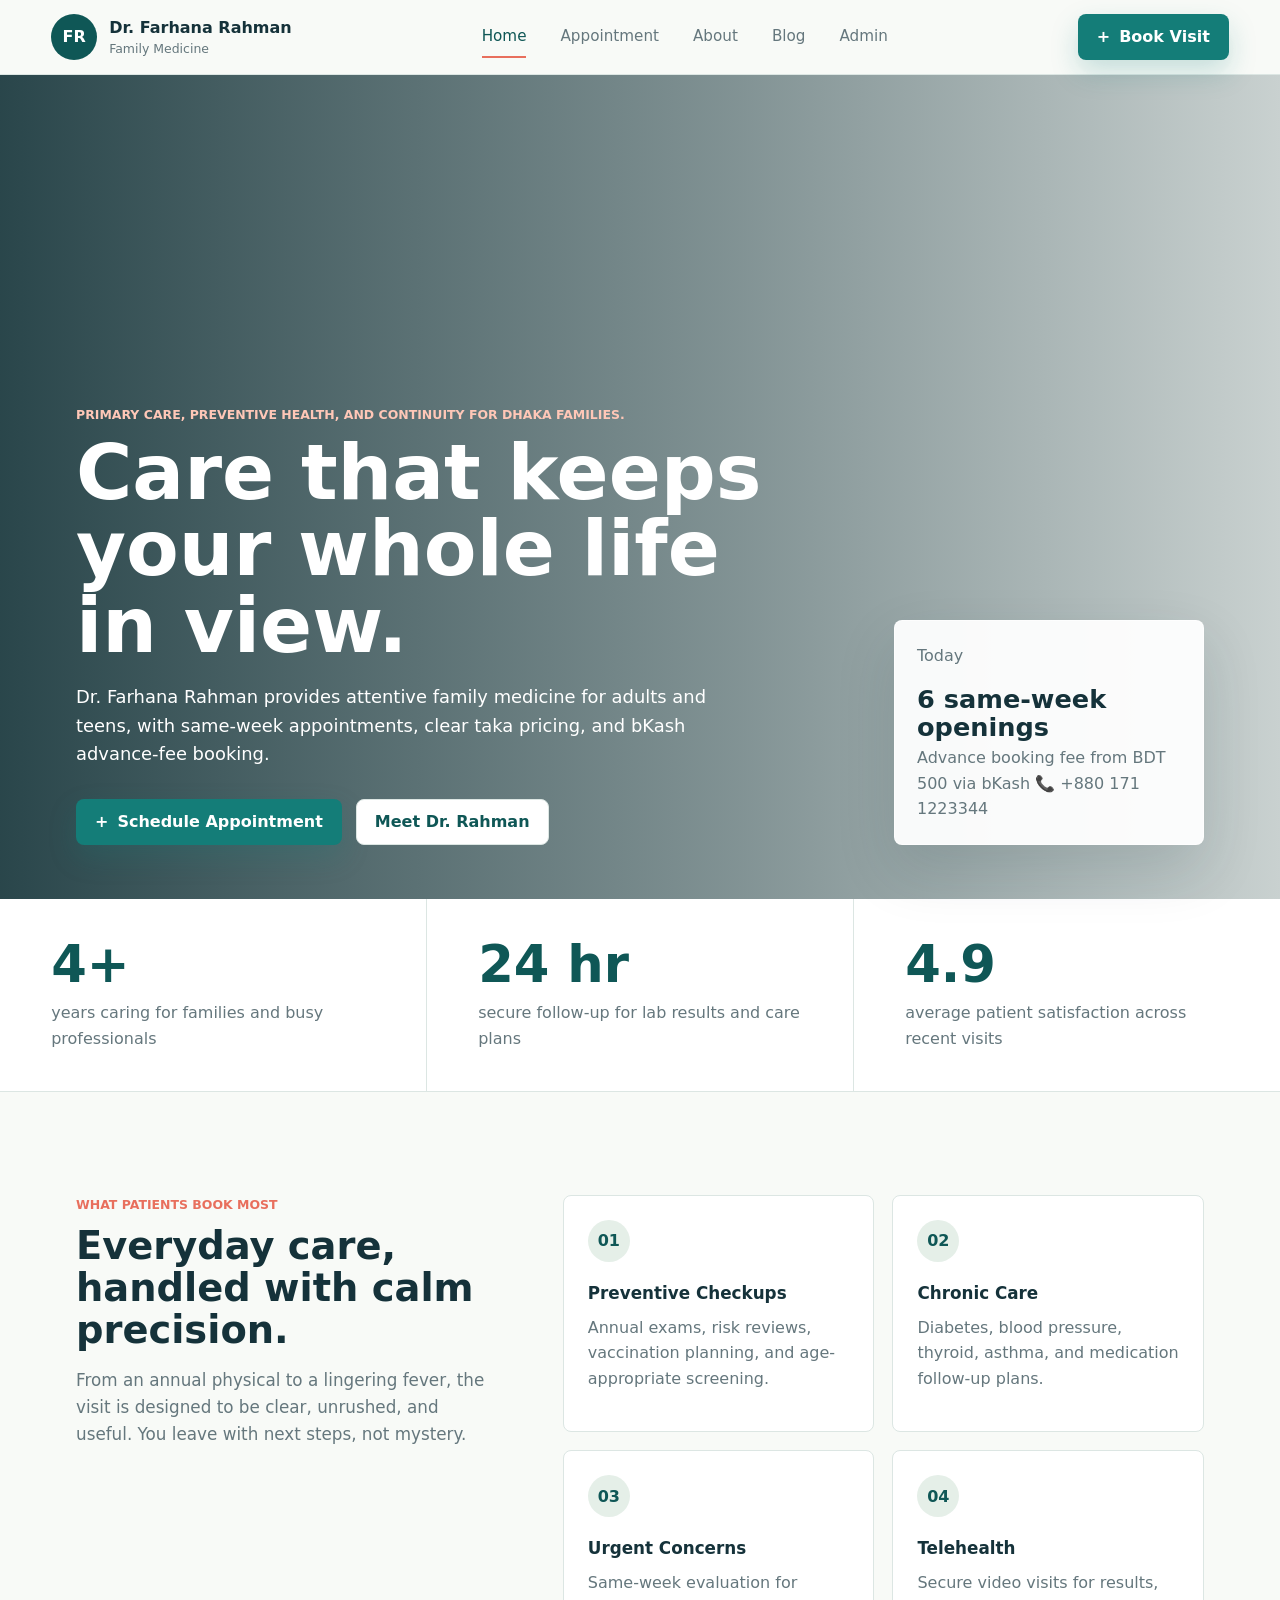
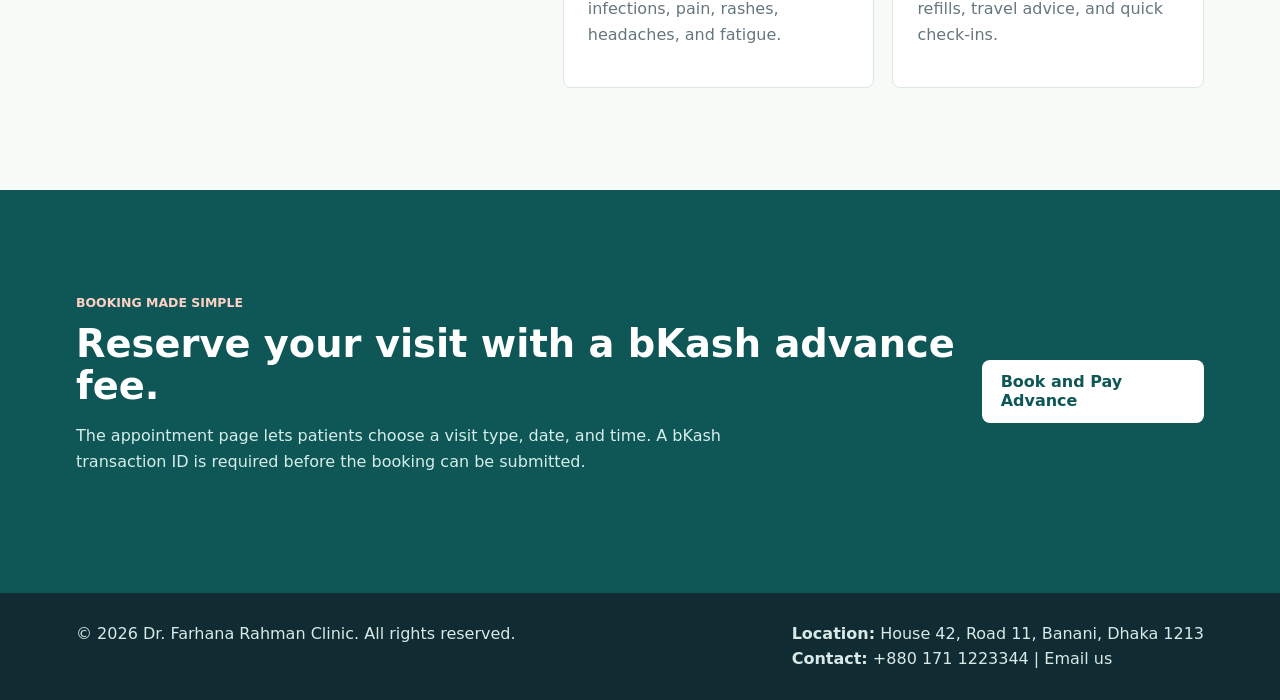
<file: index.html>
<!DOCTYPE html>
<html lang="en">
<head>
  <meta charset="UTF-8">
  <meta name="viewport" content="width=device-width, initial-scale=1.0">
  <title>Dr. Farhana Rahman | Family Medicine in Dhaka</title>
  <meta name="description" content="Dr. Farhana Rahman provides attentive family medicine in Dhaka with same-week appointments, clear pricing, and bKash advance-fee booking.">
  <meta name="keywords" content="family medicine, doctor Dhaka, primary care, medical clinic">
  <meta name="author" content="Dr. Farhana Rahman">
  
  <!-- Open Graph / Social Media -->
  <meta property="og:type" content="website">
  <meta property="og:url" content="https://your-domain.com/">
  <meta property="og:title" content="Dr. Farhana Rahman | Family Medicine in Dhaka">
  <meta property="og:description" content="Attentive family medicine with same-week appointments, clear pricing, and bKash booking.">
  <meta property="og:image" content="https://images.unsplash.com/photo-1638202993928-7267aad84c31?auto=format&fit=crop&w=1200&q=80">
  
  <!-- Twitter Card -->
  <meta name="twitter:card" content="summary_large_image">
  <meta name="twitter:title" content="Dr. Farhana Rahman | Family Medicine">
  <meta name="twitter:description" content="Attentive family medicine with same-week appointments.">
  
  <!-- Canonical URL -->
  <link rel="canonical" href="https://your-domain.com/">
  
  <!-- Favicon -->
  <link rel="icon" href="favicon.ico" type="image/x-icon">
  <link rel="apple-touch-icon" href="apple-touch-icon.png">
  
  <!-- Preconnect to external resources -->
  <link rel="preconnect" href="https://images.unsplash.com">
  <link rel="dns-prefetch" href="https://images.unsplash.com">
  
  <!-- Preload hero image for performance -->
  <link rel="preload" as="image" href="https://images.unsplash.com/photo-1638202993928-7267aad84c31?auto=format&fit=crop&w=1800&q=80">
  
  <!-- Stylesheet -->
  <link rel="stylesheet" href="styles.css">
  
  <!-- Schema.org Structured Data -->
  <script type="application/ld+json">
  {
    "@context": "https://schema.org",
    "@type": "MedicalBusiness",
    "name": "Dr. Farhana Rahman",
    "image": "https://images.unsplash.com/photo-1559839734-2b71ea197ec2?auto=format&fit=crop&w=1200&q=80",
    "description": "Family medicine practice in Dhaka offering preventive care, chronic disease management, and urgent evaluations",
    "address": {
      "@type": "PostalAddress",
      "streetAddress": "House 42, Road 11",
      "addressLocality": "Banani",
      "addressRegion": "Dhaka",
      "postalCode": "1213",
      "addressCountry": "BD"
    },
    "telephone": "+8801711223344",
    "url": "https://your-domain.com/",
    "priceRange": "$$",
    "medicalSpecialty": "Family Medicine",
    "areaServed": "Dhaka",
    "availableLanguage": ["en", "bn"]
  }
  </script>
  
  <!-- Manifest for PWA support (optional) -->
  <link rel="manifest" href="site.webmanifest">
  <meta name="theme-color" content="#147d78">
</head>
<body>
  <header class="site-header" role="banner">
    <a class="brand" href="index.html" aria-label="Dr. Farhana Rahman - Family Medicine home">
      <span class="brand-mark" aria-hidden="true">FR</span>
      <span>
        <strong>Dr. Farhana Rahman</strong>
        <small>Family Medicine</small>
      </span>
    </a>
    <nav class="nav-links" aria-label="Main navigation">
      <a href="index.html" aria-current="page">Home</a>
      <a href="appointment.html" title="Schedule your appointment">Appointment</a>
      <a href="about.html" title="Learn about Dr. Rahman">About</a>
      <a href="blog.html" title="Read health articles">Blog</a>
      <a href="admin.html" title="Admin dashboard">Admin</a>
    </nav>
    <a class="nav-cta" href="appointment.html" title="Schedule your appointment now">
      <span aria-hidden="true">+</span>
      Book Visit
    </a>
  </header>

  <main role="main">
    <section class="hero" aria-label="Welcome section">
      <div class="hero-copy">
        <p class="eyebrow">Primary care, preventive health, and continuity for Dhaka families.</p>
        <h1>Care that keeps your whole life in view.</h1>
        <p>Dr. Farhana Rahman provides attentive family medicine for adults and teens, with same-week appointments, clear taka pricing, and bKash advance-fee booking.</p>
        <div class="hero-actions">
          <a class="button primary" href="appointment.html" title="Schedule your appointment now">
            <span aria-hidden="true">+</span>
            Schedule Appointment
          </a>
          <a class="button ghost" href="about.html" title="Learn more about Dr. Rahman">Meet Dr. Rahman</a>
        </div>
      </div>
      <aside class="hero-panel" aria-label="Clinic availability and booking information">
        <p>Today</p>
        <strong>6 same-week openings</strong>
        <span>Advance booking fee from BDT 500 via bKash</span>
        <a href="tel:+8801711223344" class="contact-link" title="Call clinic">
          📞 <span aria-label="Phone number">+880 171 1223344</span>
        </a>
      </aside>
    </section>

    <section class="quick-stats" aria-label="Practice highlights">
      <article>
        <span>4+</span>
        <p>years caring for families and busy professionals</p>
      </article>
      <article>
        <span>24 hr</span>
        <p>secure follow-up for lab results and care plans</p>
      </article>
      <article>
        <span>4.9</span>
        <p>average patient satisfaction across recent visits</p>
      </article>
    </section>

    <section class="section split" aria-label="Services offered">
      <div>
        <p class="eyebrow">What patients book most</p>
        <h2>Everyday care, handled with calm precision.</h2>
        <p>From an annual physical to a lingering fever, the visit is designed to be clear, unrushed, and useful. You leave with next steps, not mystery.</p>
      </div>
      <div class="service-grid">
        <article class="service-card">
          <span class="icon-dot" aria-hidden="true">01</span>
          <h3>Preventive Checkups</h3>
          <p>Annual exams, risk reviews, vaccination planning, and age-appropriate screening.</p>
        </article>
        <article class="service-card">
          <span class="icon-dot" aria-hidden="true">02</span>
          <h3>Chronic Care</h3>
          <p>Diabetes, blood pressure, thyroid, asthma, and medication follow-up plans.</p>
        </article>
        <article class="service-card">
          <span class="icon-dot" aria-hidden="true">03</span>
          <h3>Urgent Concerns</h3>
          <p>Same-week evaluation for infections, pain, rashes, headaches, and fatigue.</p>
        </article>
        <article class="service-card">
          <span class="icon-dot" aria-hidden="true">04</span>
          <h3>Telehealth</h3>
          <p>Secure video visits for results, refills, travel advice, and quick check-ins.</p>
        </article>
      </div>
    </section>

    <section class="section care-band" aria-label="Booking process">
      <div>
        <p class="eyebrow">Booking made simple</p>
        <h2>Reserve your visit with a bKash advance fee.</h2>
        <p>The appointment page lets patients choose a visit type, date, and time. A bKash transaction ID is required before the booking can be submitted.</p>
      </div>
      <a class="button light" href="appointment.html" title="Go to appointment booking">Book and Pay Advance</a>
    </section>
  </main>

  <footer class="site-footer" role="contentinfo">
    <div>
      <p>&copy; 2026 Dr. Farhana Rahman Clinic. All rights reserved.</p>
    </div>
    <div class="footer-contact">
      <p>
        <strong>Location:</strong> House 42, Road 11, Banani, Dhaka 1213
      </p>
      <p>
        <strong>Contact:</strong> 
        <a href="tel:+8801711223344" title="Call clinic">+880 171 1223344</a>
        | 
        <a href="mailto:dr.farhana@example.com" title="Email Dr. Farhana Rahman">Email us</a>
      </p>
    </div>
  </footer>
</body>
</html>
</file>
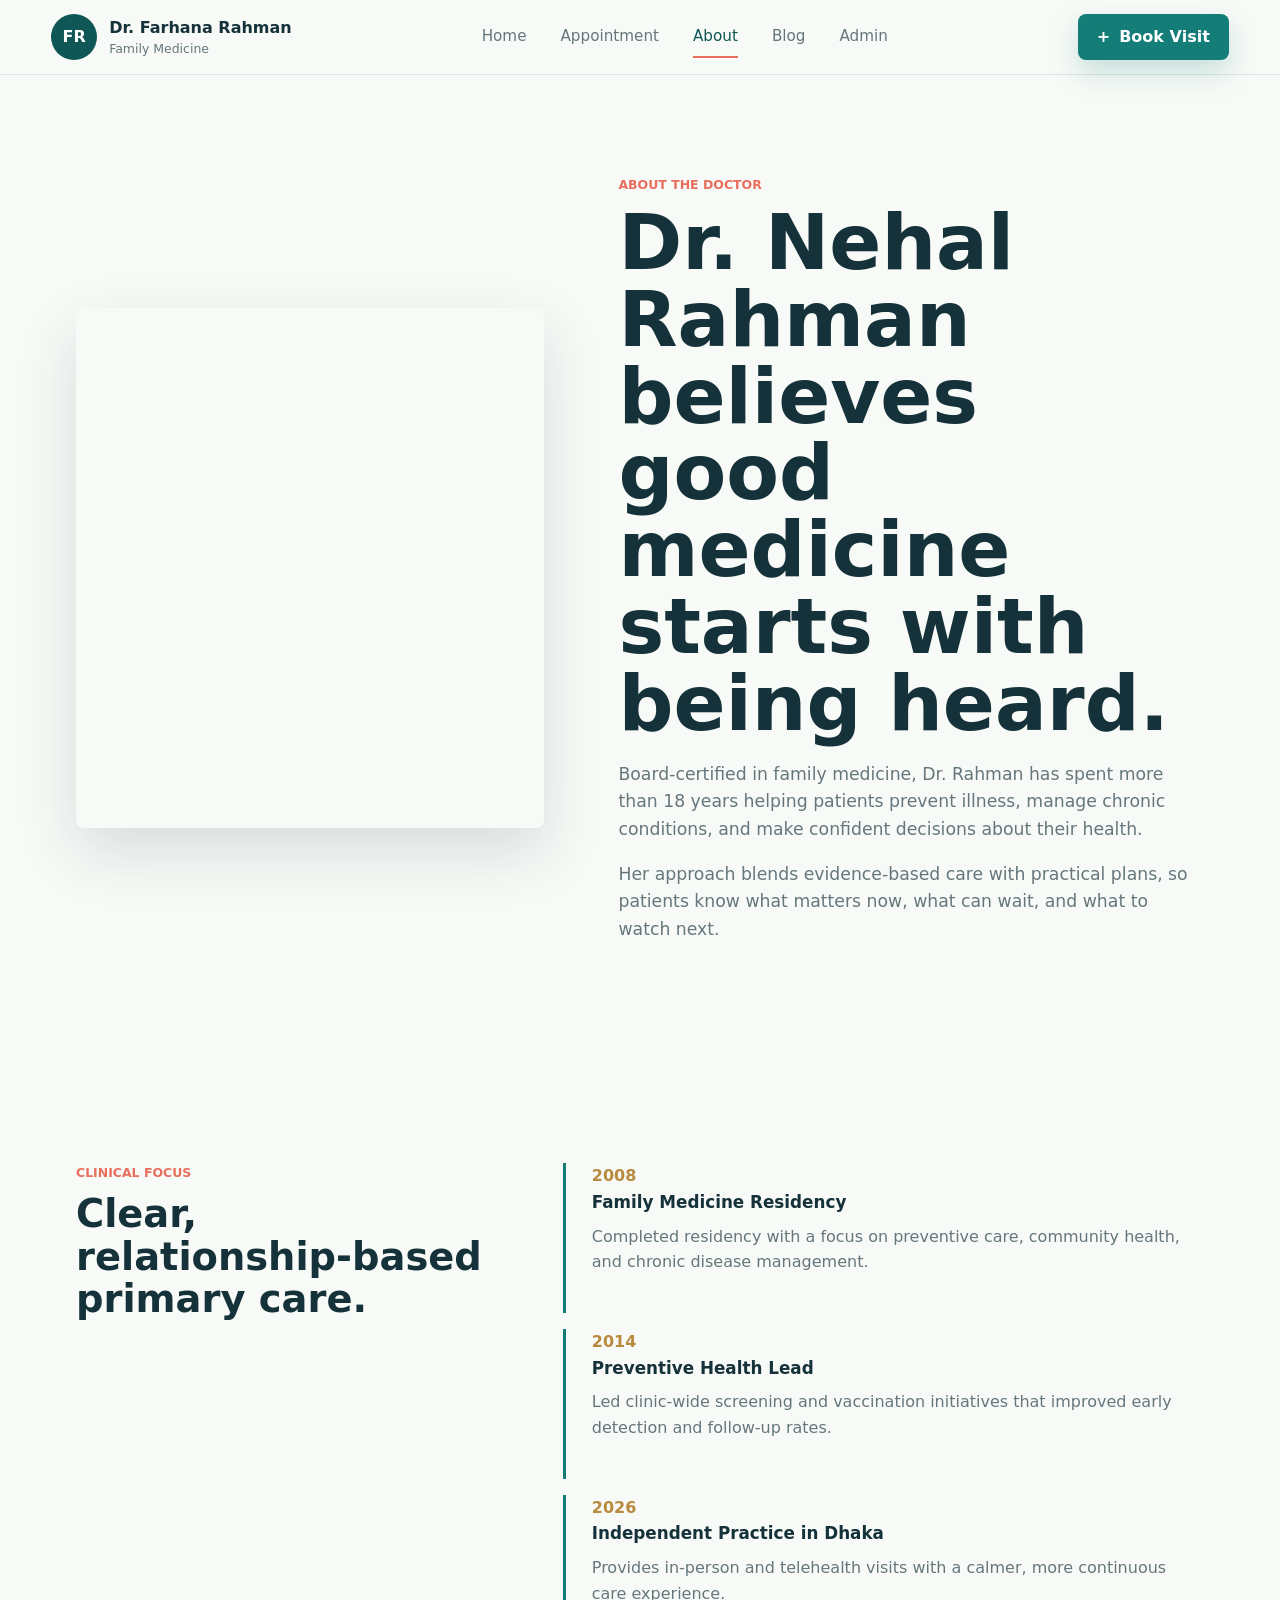
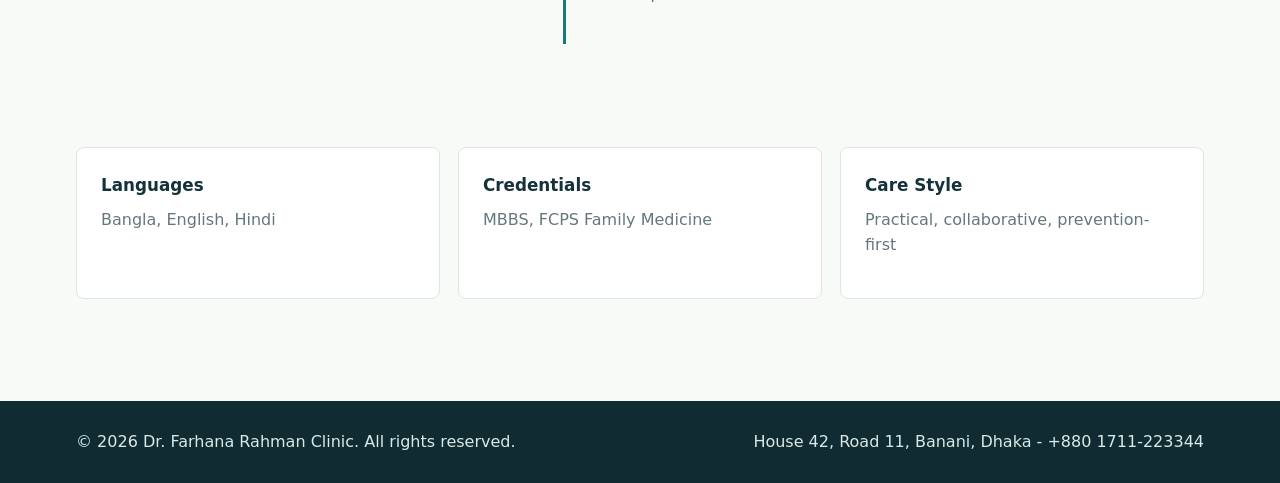
<file: about.html>
<!DOCTYPE html>
<html lang="en">
<head>
  <meta charset="UTF-8">
  <meta name="viewport" content="width=device-width, initial-scale=1.0">
  <title>About Dr. Farhana Rahman</title>
  <link rel="preconnect" href="https://images.unsplash.com">
  <link rel="stylesheet" href="styles.css">
</head>
<body>
  <header class="site-header">
    <a class="brand" href="index.html" aria-label="Dr. Farhana Rahman home">
      <span class="brand-mark">FR</span>
      <span>
        <strong>Dr. Farhana Rahman</strong>
        <small>Family Medicine</small>
      </span>
    </a>
    <nav class="nav-links" aria-label="Main navigation">
      <a href="index.html">Home</a>
      <a href="appointment.html">Appointment</a>
      <a href="about.html" aria-current="page">About</a>
      <a href="blog.html">Blog</a>
      <a href="admin.html">Admin</a>
    </nav>
    <a class="nav-cta" href="appointment.html">
      <span aria-hidden="true">+</span>
      Book Visit
    </a>
  </header>

  <main>
    <section class="about-intro">
      <div class="portrait"></div>
      <div>
        <p class="eyebrow">About the doctor</p>
        <h1>Dr. Nehal Rahman believes good medicine starts with being heard.</h1>
        <p>Board-certified in family medicine, Dr. Rahman has spent more than 18 years helping patients prevent illness, manage chronic conditions, and make confident decisions about their health.</p>
        <p>Her approach blends evidence-based care with practical plans, so patients know what matters now, what can wait, and what to watch next.</p>
      </div>
    </section>

    <section class="section split">
      <div>
        <p class="eyebrow">Clinical focus</p>
        <h2>Clear, relationship-based primary care.</h2>
      </div>
      <div class="timeline">
        <article>
          <span>2008</span>
          <h3>Family Medicine Residency</h3>
          <p>Completed residency with a focus on preventive care, community health, and chronic disease management.</p>
        </article>
        <article>
          <span>2014</span>
          <h3>Preventive Health Lead</h3>
          <p>Led clinic-wide screening and vaccination initiatives that improved early detection and follow-up rates.</p>
        </article>
        <article>
          <span>2026</span>
          <h3>Independent Practice in Dhaka</h3>
          <p>Provides in-person and telehealth visits with a calmer, more continuous care experience.</p>
        </article>
      </div>
    </section>

    <section class="section values">
      <article>
        <h3>Languages</h3>
        <p>Bangla, English, Hindi</p>
      </article>
      <article>
        <h3>Credentials</h3>
        <p>MBBS, FCPS Family Medicine</p>
      </article>
      <article>
        <h3>Care Style</h3>
        <p>Practical, collaborative, prevention-first</p>
      </article>
    </section>
  </main>

  <footer class="site-footer">
    <p>&copy; 2026 Dr. Farhana Rahman Clinic. All rights reserved.</p>
    <p>House 42, Road 11, Banani, Dhaka - +880 1711-223344</p>
  </footer>
</body>
</html>
</file>
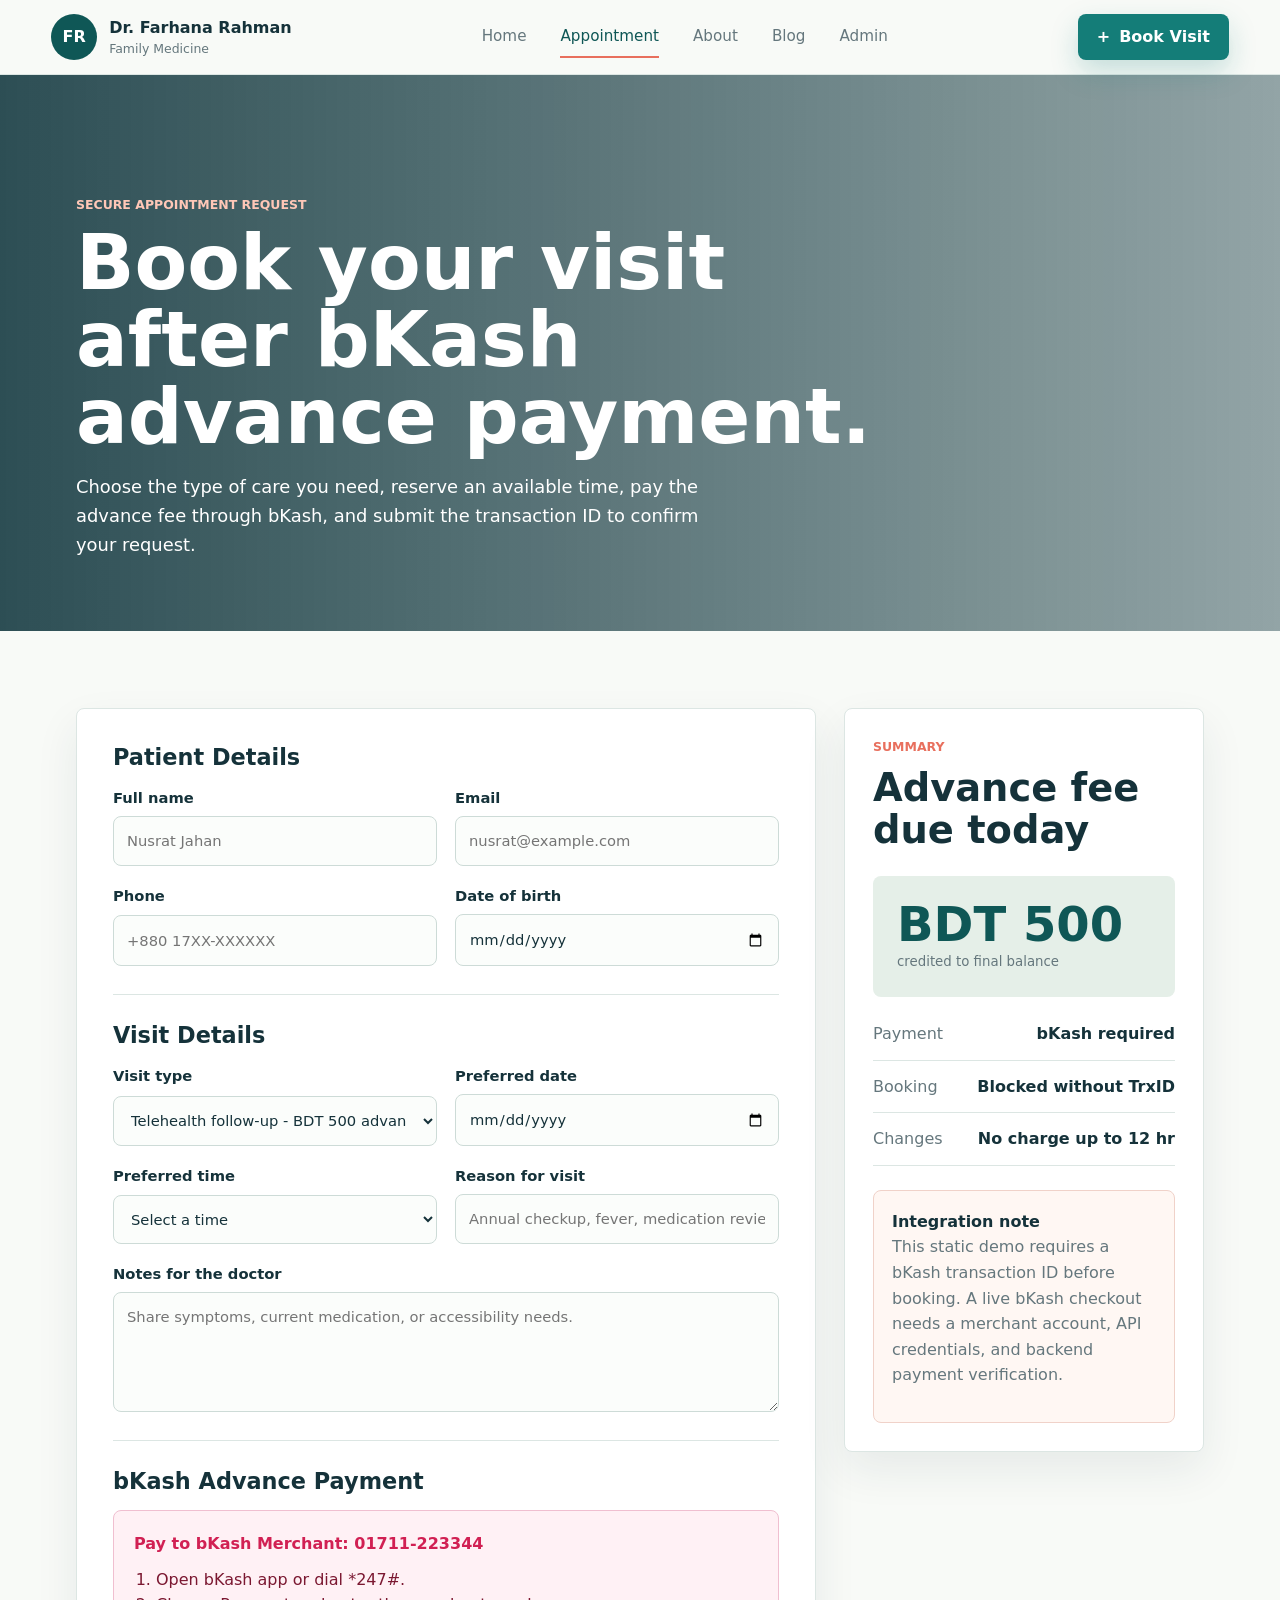
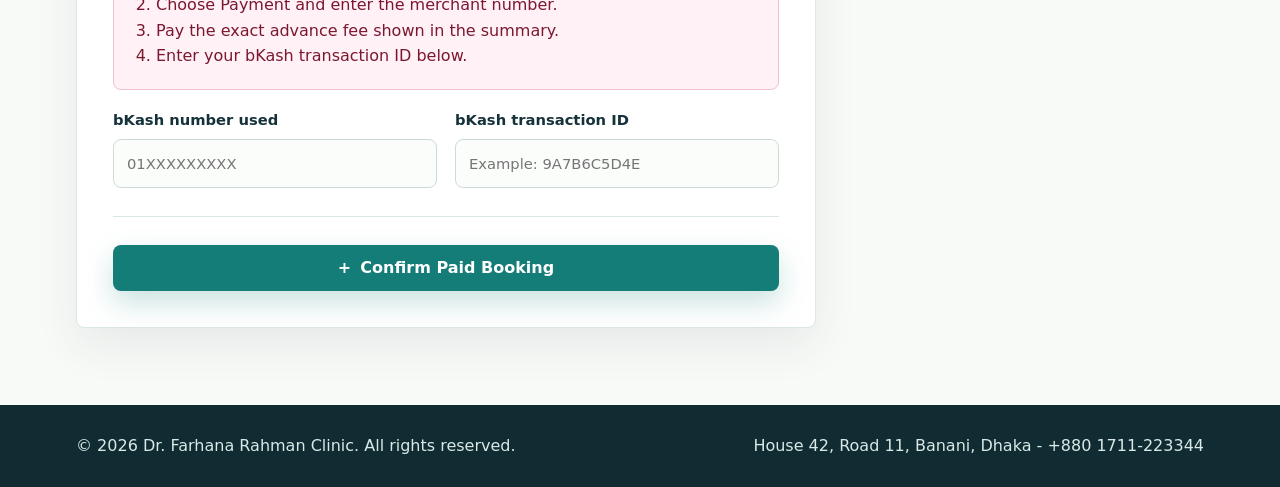
<file: appointment.html>
<!DOCTYPE html>
<html lang="en">
<head>
  <meta charset="UTF-8">
  <meta name="viewport" content="width=device-width, initial-scale=1.0">
  <title>Book Appointment | Dr. Farhana Rahman</title>
  <link rel="stylesheet" href="styles.css">
  <script src="script.js" defer></script>
</head>
<body>
  <header class="site-header">
    <a class="brand" href="index.html" aria-label="Dr. Farhana Rahman home">
      <span class="brand-mark">FR</span>
      <span>
        <strong>Dr. Farhana Rahman</strong>
        <small>Family Medicine</small>
      </span>
    </a>
    <nav class="nav-links" aria-label="Main navigation">
      <a href="index.html">Home</a>
      <a href="appointment.html" aria-current="page">Appointment</a>
      <a href="about.html">About</a>
      <a href="blog.html">Blog</a>
      <a href="admin.html">Admin</a>
    </nav>
    <a class="nav-cta" href="appointment.html">
      <span aria-hidden="true">+</span>
      Book Visit
    </a>
  </header>

  <main>
    <section class="page-hero appointment-hero">
      <div>
        <p class="eyebrow">Secure appointment request</p>
        <h1>Book your visit after bKash advance payment.</h1>
        <p>Choose the type of care you need, reserve an available time, pay the advance fee through bKash, and submit the transaction ID to confirm your request.</p>
      </div>
    </section>

    <section class="appointment-layout">
      <form class="booking-form" id="bookingForm">
        <div class="form-section">
          <h2>Patient Details</h2>
          <div class="field-grid">
            <label>
              Full name
              <input type="text" name="name" autocomplete="name" required placeholder="Nusrat Jahan">
            </label>
            <label>
              Email
              <input type="email" name="email" autocomplete="email" required placeholder="nusrat@example.com">
            </label>
            <label>
              Phone
              <input type="tel" name="phone" autocomplete="tel" required placeholder="+880 17XX-XXXXXX" pattern="^(\+?8801|01)[0-9\-\s]{8,13}$">
            </label>
            <label>
              Date of birth
              <input type="date" name="birthdate" required>
            </label>
          </div>
        </div>

        <div class="form-section">
          <h2>Visit Details</h2>
          <div class="field-grid">
            <label>
              Visit type
              <select name="visitType" id="visitType" required>
                <option value="500" selected>Telehealth follow-up - BDT 500 advance</option>
                <option value="800">General consultation - BDT 800 advance</option>
                <option value="1000">Annual wellness exam - BDT 1000 advance</option>
                <option value="1200">Chronic care review - BDT 1200 advance</option>
              </select>
            </label>
            <label>
              Preferred date
              <input type="date" name="appointmentDate" id="appointmentDate" required>
            </label>
            <label>
              Preferred time
              <select name="appointmentTime" required>
                <option value="">Select a time</option>
                <option>09:00 AM</option>
                <option>10:30 AM</option>
                <option>01:00 PM</option>
                <option>03:30 PM</option>
                <option>05:00 PM</option>
              </select>
            </label>
            <label>
              Reason for visit
              <input type="text" name="reason" required placeholder="Annual checkup, fever, medication review">
            </label>
          </div>
          <label class="wide-label">
            Notes for the doctor
            <textarea name="notes" rows="4" placeholder="Share symptoms, current medication, or accessibility needs."></textarea>
          </label>
        </div>

        <div class="form-section">
          <h2>bKash Advance Payment</h2>
          <div class="bkash-box">
            <strong>Pay to bKash Merchant: 01711-223344</strong>
            <ol>
              <li>Open bKash app or dial *247#.</li>
              <li>Choose Payment and enter the merchant number.</li>
              <li>Pay the exact advance fee shown in the summary.</li>
              <li>Enter your bKash transaction ID below.</li>
            </ol>
          </div>
          <div class="field-grid">
            <label>
              bKash number used
              <input type="tel" name="bkashNumber" required placeholder="01XXXXXXXXX" pattern="^01[0-9]{9}$">
            </label>
            <label>
              bKash transaction ID
              <input type="text" name="bkashTrxId" required minlength="8" maxlength="16" placeholder="Example: 9A7B6C5D4E">
            </label>
          </div>
        </div>

        <button class="button primary submit-button" type="submit">
          <span aria-hidden="true">+</span>
          Confirm Paid Booking
        </button>
      </form>

      <aside class="summary-card" aria-label="Appointment summary">
        <p class="eyebrow">Summary</p>
        <h2>Advance fee due today</h2>
        <div class="fee-total">
          <span id="feeTotal">BDT 500</span>
          <small>credited to final balance</small>
        </div>
        <ul class="summary-list">
          <li><span>Payment</span><strong>bKash required</strong></li>
          <li><span>Booking</span><strong>Blocked without TrxID</strong></li>
          <li><span>Changes</span><strong>No charge up to 12 hr</strong></li>
        </ul>
        <div class="secure-note">
          <strong>Integration note</strong>
          <p>This static demo requires a bKash transaction ID before booking. A live bKash checkout needs a merchant account, API credentials, and backend payment verification.</p>
        </div>
      </aside>
    </section>

    <section class="confirmation" id="confirmation" hidden>
      <h2>Paid appointment request received.</h2>
      <p id="confirmationText"></p>
      <a class="button ghost" href="admin.html">View in Admin</a>
    </section>
  </main>

  <footer class="site-footer">
    <p>&copy; 2026 Dr. Farhana Rahman Clinic. All rights reserved.</p>
    <p>House 42, Road 11, Banani, Dhaka - +880 1711-223344</p>
  </footer>
</body>
</html>
</file>
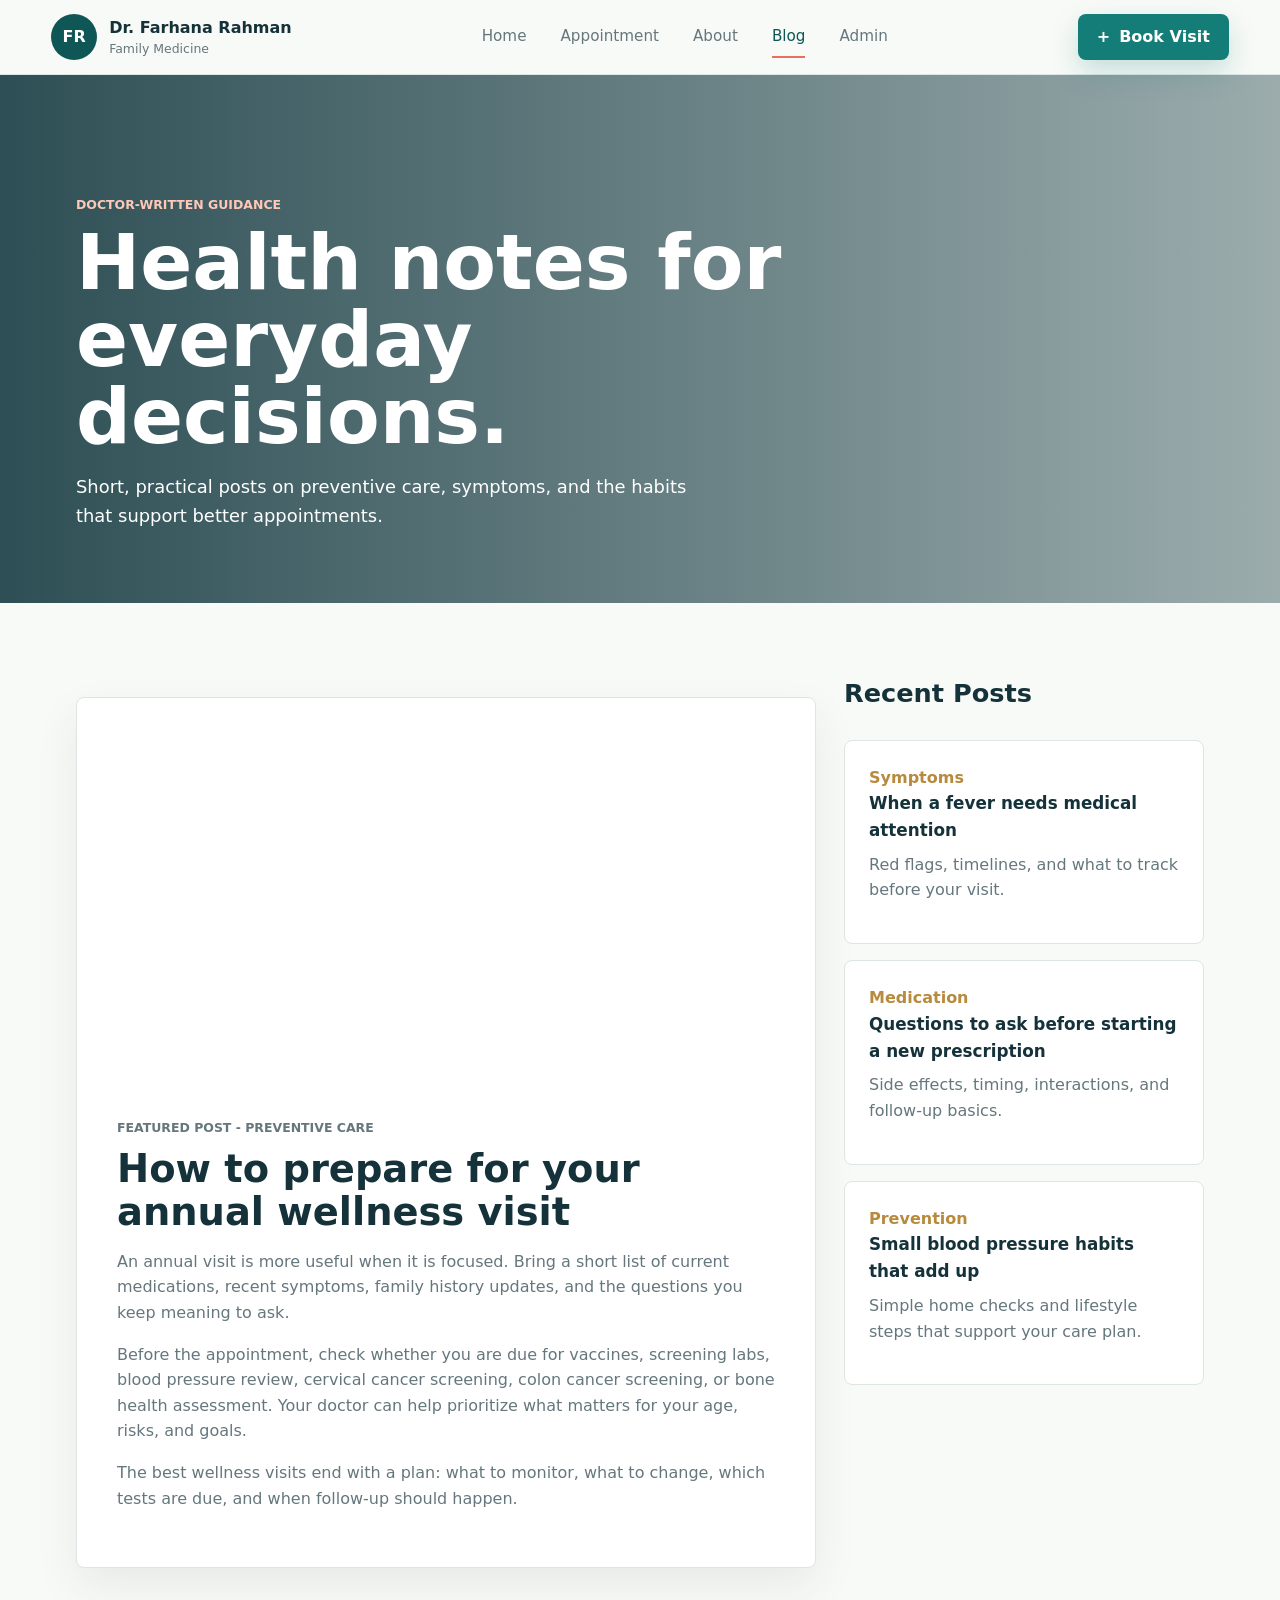
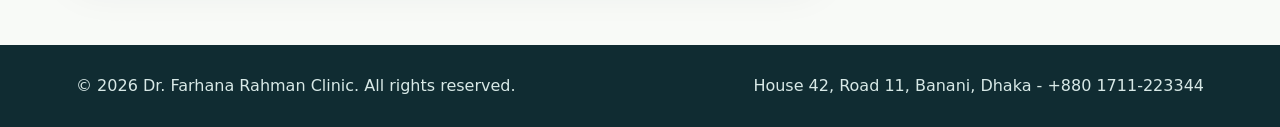
<file: blog.html>
<!DOCTYPE html>
<html lang="en">
<head>
  <meta charset="UTF-8">
  <meta name="viewport" content="width=device-width, initial-scale=1.0">
  <title>Health Blog | Dr. Farhana Rahman</title>
  <link rel="preconnect" href="https://images.unsplash.com">
  <link rel="stylesheet" href="styles.css">
  <script src="script.js" defer></script>
</head>
<body>
  <header class="site-header">
    <a class="brand" href="index.html" aria-label="Dr. Farhana Rahman home">
      <span class="brand-mark">FR</span>
      <span>
        <strong>Dr. Farhana Rahman</strong>
        <small>Family Medicine</small>
      </span>
    </a>
    <nav class="nav-links" aria-label="Main navigation">
      <a href="index.html">Home</a>
      <a href="appointment.html">Appointment</a>
      <a href="about.html">About</a>
      <a href="blog.html" aria-current="page">Blog</a>
      <a href="admin.html">Admin</a>
    </nav>
    <a class="nav-cta" href="appointment.html">
      <span aria-hidden="true">+</span>
      Book Visit
    </a>
  </header>

  <main>
    <section class="page-hero blog-hero">
      <div>
        <p class="eyebrow">Doctor-written guidance</p>
        <h1>Health notes for everyday decisions.</h1>
        <p>Short, practical posts on preventive care, symptoms, and the habits that support better appointments.</p>
      </div>
    </section>

    <section class="blog-layout">
      <div>
        <section class="dynamic-posts" id="publicPosts" aria-label="Doctor posts"></section>
        <article class="featured-post">
          <div class="post-image"></div>
          <div class="post-body">
            <p class="eyebrow">Featured post - Preventive care</p>
            <h2>How to prepare for your annual wellness visit</h2>
            <p>An annual visit is more useful when it is focused. Bring a short list of current medications, recent symptoms, family history updates, and the questions you keep meaning to ask.</p>
            <p>Before the appointment, check whether you are due for vaccines, screening labs, blood pressure review, cervical cancer screening, colon cancer screening, or bone health assessment. Your doctor can help prioritize what matters for your age, risks, and goals.</p>
            <p>The best wellness visits end with a plan: what to monitor, what to change, which tests are due, and when follow-up should happen.</p>
          </div>
        </article>
      </div>

      <aside class="post-list" aria-label="Recent posts">
        <h2>Recent Posts</h2>
        <article>
          <span>Symptoms</span>
          <h3>When a fever needs medical attention</h3>
          <p>Red flags, timelines, and what to track before your visit.</p>
        </article>
        <article>
          <span>Medication</span>
          <h3>Questions to ask before starting a new prescription</h3>
          <p>Side effects, timing, interactions, and follow-up basics.</p>
        </article>
        <article>
          <span>Prevention</span>
          <h3>Small blood pressure habits that add up</h3>
          <p>Simple home checks and lifestyle steps that support your care plan.</p>
        </article>
      </aside>
    </section>
  </main>

  <footer class="site-footer">
    <p>&copy; 2026 Dr. Farhana Rahman Clinic. All rights reserved.</p>
    <p>House 42, Road 11, Banani, Dhaka - +880 1711-223344</p>
  </footer>
</body>
</html>
</file>
<file: styles.css>
:root {
  --ink: #15323a;
  --muted: #65777d;
  --paper: #f8faf7;
  --surface: #ffffff;
  --line: #dce6e3;
  --teal: #147d78;
  --teal-dark: #0f5756;
  --sage: #e5efe8;
  --coral: #e86f5d;
  --gold: #b88a3d;
  --bkash: #d12053;
  --shadow: 0 24px 60px rgba(21, 50, 58, 0.14);
}

* {
  box-sizing: border-box;
}

html,
body {
  max-width: 100%;
  overflow-x: hidden;
}

body {
  margin: 0;
  color: var(--ink);
  background: var(--paper);
  font-family: Inter, ui-sans-serif, system-ui, -apple-system, BlinkMacSystemFont, "Segoe UI", sans-serif;
  line-height: 1.6;
}

main,
section,
article,
aside,
form,
div,
header,
footer {
  min-width: 0;
}

a {
  color: inherit;
  text-decoration: none;
}

img {
  max-width: 100%;
}

h1,
h2,
h3,
p {
  margin-top: 0;
}

h1 {
  max-width: 840px;
  margin-bottom: 18px;
  font-size: clamp(2.6rem, 6vw, 6rem);
  line-height: 1;
  letter-spacing: 0;
}

h2 {
  margin-bottom: 16px;
  font-size: clamp(1.7rem, 3vw, 3rem);
  line-height: 1.1;
  letter-spacing: 0;
}

h3 {
  margin-bottom: 8px;
  font-size: 1.05rem;
}

p,
li,
a,
button,
input,
select,
textarea,
td {
  overflow-wrap: anywhere;
}

.site-header {
  position: sticky;
  top: 0;
  z-index: 20;
  display: grid;
  grid-template-columns: auto 1fr auto;
  align-items: center;
  gap: 24px;
  padding: 14px clamp(18px, 4vw, 56px);
  background: rgba(248, 250, 247, 0.95);
  border-bottom: 1px solid var(--line);
  backdrop-filter: blur(18px);
}

.brand {
  display: inline-flex;
  align-items: center;
  gap: 12px;
}

.brand-mark {
  display: grid;
  width: 46px;
  height: 46px;
  flex: 0 0 46px;
  place-items: center;
  color: white;
  background: var(--teal-dark);
  border-radius: 50%;
  font-weight: 800;
}

.brand strong,
.brand small {
  display: block;
}

.brand small {
  margin-top: -2px;
  color: var(--muted);
  font-size: 0.78rem;
}

.nav-links {
  display: flex;
  justify-content: center;
  gap: clamp(14px, 3vw, 34px);
  color: var(--muted);
  font-size: 0.95rem;
}

.nav-links a {
  padding: 8px 0;
  border-bottom: 2px solid transparent;
}

.nav-links a:hover,
.nav-links a[aria-current="page"] {
  color: var(--teal-dark);
  border-color: var(--coral);
}

.nav-cta,
.button {
  display: inline-flex;
  align-items: center;
  justify-content: center;
  gap: 9px;
  min-height: 46px;
  padding: 12px 18px;
  border: 1px solid transparent;
  border-radius: 8px;
  font: inherit;
  font-weight: 750;
  line-height: 1.15;
  cursor: pointer;
}

.nav-cta,
.button.primary {
  color: white;
  background: var(--teal);
  box-shadow: 0 12px 28px rgba(20, 125, 120, 0.22);
}

.button.ghost {
  color: var(--teal-dark);
  background: var(--surface);
  border-color: var(--line);
}

.button.light {
  color: var(--teal-dark);
  background: white;
}

.hero {
  position: relative;
  display: flex;
  min-height: calc(100svh - 76px);
  align-items: flex-end;
  justify-content: space-between;
  gap: 32px;
  padding: clamp(72px, 9vw, 118px) clamp(20px, 6vw, 76px) 54px;
  color: white;
  background:
    linear-gradient(90deg, rgba(13, 45, 51, 0.88), rgba(13, 45, 51, 0.5) 58%, rgba(13, 45, 51, 0.2)),
    url("https://images.unsplash.com/photo-1638202993928-7267aad84c31?auto=format&fit=crop&w=1800&q=80") center / cover;
}

.hero-copy {
  max-width: 720px;
}

.eyebrow {
  margin: 0 0 10px;
  color: var(--coral);
  font-size: 0.78rem;
  font-weight: 850;
  letter-spacing: 0;
  text-transform: uppercase;
}

.hero .eyebrow,
.page-hero .eyebrow {
  color: #ffc7b7;
}

.hero-copy p:not(.eyebrow),
.page-hero p:not(.eyebrow) {
  max-width: 650px;
  font-size: clamp(1rem, 1.4vw, 1.18rem);
}

.hero-actions {
  display: flex;
  flex-wrap: wrap;
  gap: 14px;
  margin-top: 30px;
}

.hero-panel {
  width: min(100%, 310px);
  padding: 22px;
  color: var(--ink);
  background: rgba(255, 255, 255, 0.94);
  border: 1px solid rgba(255, 255, 255, 0.62);
  border-radius: 8px;
  box-shadow: var(--shadow);
}

.hero-panel p,
.hero-panel span {
  color: var(--muted);
}

.hero-panel strong {
  display: block;
  margin: 4px 0;
  font-size: 1.6rem;
  line-height: 1.1;
}

.quick-stats {
  display: grid;
  grid-template-columns: repeat(3, 1fr);
  gap: 1px;
  background: var(--line);
  border-bottom: 1px solid var(--line);
}

.quick-stats article {
  padding: clamp(22px, 4vw, 40px) clamp(18px, 4vw, 56px);
  background: var(--surface);
}

.quick-stats span {
  display: block;
  color: var(--teal-dark);
  font-size: clamp(2rem, 4vw, 3.4rem);
  font-weight: 850;
  line-height: 1;
}

.quick-stats p {
  max-width: 330px;
  margin: 10px 0 0;
  color: var(--muted);
}

.section {
  padding: clamp(58px, 8vw, 104px) clamp(20px, 6vw, 76px);
}

.split {
  display: grid;
  grid-template-columns: minmax(260px, 0.78fr) minmax(320px, 1.22fr);
  gap: clamp(30px, 6vw, 78px);
  align-items: start;
}

.split > div > p:not(.eyebrow) {
  color: var(--muted);
  font-size: 1.05rem;
}

.service-grid {
  display: grid;
  grid-template-columns: repeat(2, minmax(0, 1fr));
  gap: 18px;
}

.service-card,
.values article,
.post-list article {
  padding: 24px;
  background: var(--surface);
  border: 1px solid var(--line);
  border-radius: 8px;
}

.service-card p,
.values p,
.post-list p,
.post-body p,
.timeline p,
.secure-note p {
  color: var(--muted);
}

.icon-dot {
  display: inline-grid;
  width: 42px;
  height: 42px;
  margin-bottom: 18px;
  place-items: center;
  color: var(--teal-dark);
  background: var(--sage);
  border-radius: 50%;
  font-weight: 850;
}

.care-band {
  display: flex;
  align-items: center;
  justify-content: space-between;
  gap: 24px;
  color: white;
  background: var(--teal-dark);
}

.care-band .eyebrow {
  color: #ffd1c6;
}

.care-band p:not(.eyebrow) {
  max-width: 720px;
  color: #d5eeeb;
}

.page-hero {
  min-height: 430px;
  display: flex;
  align-items: end;
  padding: clamp(70px, 10vw, 120px) clamp(20px, 6vw, 76px) 54px;
  color: white;
}

.appointment-hero {
  background:
    linear-gradient(90deg, rgba(17, 55, 62, 0.88), rgba(17, 55, 62, 0.44)),
    url("https://images.unsplash.com/photo-1576091160399-112ba8d25d1d?auto=format&fit=crop&w=1800&q=80") center / cover;
}

.blog-hero {
  background:
    linear-gradient(90deg, rgba(17, 55, 62, 0.88), rgba(17, 55, 62, 0.4)),
    url("https://images.unsplash.com/photo-1559757148-5c350d0d3c56?auto=format&fit=crop&w=1800&q=80") center / cover;
}

.admin-hero {
  background:
    linear-gradient(90deg, rgba(17, 55, 62, 0.9), rgba(17, 55, 62, 0.42)),
    url("https://images.unsplash.com/photo-1551076805-e1869033e561?auto=format&fit=crop&w=1800&q=80") center / cover;
}

.appointment-layout,
.blog-layout {
  display: grid;
  grid-template-columns: minmax(320px, 1fr) minmax(280px, 360px);
  gap: 28px;
  align-items: start;
  padding: clamp(42px, 6vw, 82px) clamp(20px, 6vw, 76px);
}

.booking-form,
.summary-card,
.confirmation,
.featured-post,
.admin-panel,
.login-card {
  background: var(--surface);
  border: 1px solid var(--line);
  border-radius: 8px;
  box-shadow: 0 18px 44px rgba(21, 50, 58, 0.08);
}

.booking-form {
  padding: clamp(22px, 4vw, 36px);
}

.form-section {
  padding-bottom: 28px;
  margin-bottom: 28px;
  border-bottom: 1px solid var(--line);
}

.form-section h2 {
  font-size: 1.4rem;
}

.field-grid {
  display: grid;
  grid-template-columns: repeat(2, minmax(0, 1fr));
  gap: 18px;
}

label {
  display: grid;
  gap: 7px;
  color: var(--ink);
  font-size: 0.92rem;
  font-weight: 750;
}

input,
select,
textarea {
  width: 100%;
  min-width: 0;
  min-height: 48px;
  padding: 12px 13px;
  color: var(--ink);
  background: #fbfdfb;
  border: 1px solid #cddbd7;
  border-radius: 8px;
  font: inherit;
  font-weight: 500;
}

textarea {
  resize: vertical;
}

input:focus,
select:focus,
textarea:focus {
  outline: 3px solid rgba(20, 125, 120, 0.18);
  border-color: var(--teal);
}

.wide-label {
  margin-top: 18px;
}

.bkash-box {
  margin-bottom: 18px;
  padding: 20px;
  color: #7b1831;
  background: #fff1f5;
  border: 1px solid #f0bfd0;
  border-radius: 8px;
}

.bkash-box strong {
  display: block;
  margin-bottom: 10px;
  color: var(--bkash);
}

.bkash-box ol {
  margin: 0;
  padding-left: 22px;
}

.submit-button {
  width: 100%;
  border: 0;
  font-size: 1rem;
}

.summary-card {
  position: sticky;
  top: 92px;
  padding: 28px;
}

.fee-total {
  margin: 24px 0;
  padding: 24px;
  background: var(--sage);
  border-radius: 8px;
}

.fee-total span {
  display: block;
  color: var(--teal-dark);
  font-size: 3rem;
  font-weight: 900;
  line-height: 1;
}

.fee-total small {
  color: var(--muted);
}

.summary-list {
  display: grid;
  gap: 13px;
  padding: 0;
  margin: 0 0 24px;
  list-style: none;
}

.summary-list li {
  display: flex;
  justify-content: space-between;
  gap: 16px;
  padding-bottom: 13px;
  border-bottom: 1px solid var(--line);
}

.summary-list span {
  color: var(--muted);
}

.secure-note {
  padding: 18px;
  background: #fff7f3;
  border: 1px solid #f0d2c9;
  border-radius: 8px;
}

.confirmation {
  margin: 0 clamp(20px, 6vw, 76px) 76px;
  padding: 32px;
  border-color: rgba(20, 125, 120, 0.38);
}

.about-intro {
  display: grid;
  grid-template-columns: minmax(280px, 0.8fr) minmax(320px, 1fr);
  gap: clamp(30px, 6vw, 74px);
  align-items: center;
  padding: clamp(58px, 9vw, 100px) clamp(20px, 6vw, 76px);
}

.portrait,
.post-image {
  min-height: 520px;
  background: url("https://images.unsplash.com/photo-1559839734-2b71ea197ec2?auto=format&fit=crop&w=1200&q=80") center / cover;
  border-radius: 8px;
  box-shadow: var(--shadow);
}

.about-intro p:not(.eyebrow) {
  color: var(--muted);
  font-size: 1.08rem;
}

.timeline {
  display: grid;
  gap: 16px;
}

.timeline article {
  padding: 0 0 22px 26px;
  border-left: 3px solid var(--teal);
}

.timeline span,
.post-list span,
.managed-post span {
  color: var(--gold);
  font-weight: 850;
}

.values {
  display: grid;
  grid-template-columns: repeat(3, 1fr);
  gap: 18px;
  padding-top: 0;
}

.featured-post {
  overflow: hidden;
}

.post-image {
  min-height: 380px;
  background-image: url("https://images.unsplash.com/photo-1584515933487-779824d29309?auto=format&fit=crop&w=1400&q=80");
  border-radius: 0;
  box-shadow: none;
}

.post-body {
  padding: clamp(24px, 4vw, 40px);
}

.post-list {
  display: grid;
  gap: 16px;
}

.post-list h2 {
  font-size: 1.6rem;
}

.dynamic-posts {
  display: grid;
  gap: 18px;
  margin-bottom: 18px;
}

.custom-post .post-body {
  border-left: 5px solid var(--teal);
}

.admin-login {
  display: grid;
  place-items: center;
  padding: clamp(42px, 6vw, 82px) clamp(20px, 6vw, 76px);
}

.login-card {
  width: min(100%, 460px);
  display: grid;
  gap: 16px;
  padding: clamp(24px, 4vw, 36px);
}

.login-card h2 {
  margin-bottom: 0;
}

.login-card p {
  color: var(--muted);
}

.login-error {
  margin: 0;
  color: var(--bkash);
  font-weight: 800;
}

.admin-layout {
  display: grid;
  gap: 28px;
  padding: clamp(42px, 6vw, 82px) clamp(20px, 6vw, 76px);
}

.admin-panel {
  padding: clamp(22px, 4vw, 34px);
}

.panel-heading {
  display: flex;
  align-items: center;
  justify-content: space-between;
  gap: 16px;
  margin-bottom: 22px;
}

.panel-heading h2 {
  margin-bottom: 0;
}

.panel-actions {
  display: flex;
  flex-wrap: wrap;
  gap: 10px;
}

.admin-table-wrap {
  overflow-x: auto;
}

.admin-table {
  width: 100%;
  min-width: 860px;
  border-collapse: collapse;
}

.admin-table th,
.admin-table td {
  padding: 14px 12px;
  text-align: left;
  vertical-align: top;
  border-bottom: 1px solid var(--line);
}

.admin-table th {
  color: var(--muted);
  font-size: 0.78rem;
  text-transform: uppercase;
}

.admin-table td span {
  display: block;
  color: var(--muted);
  font-size: 0.86rem;
}

.admin-table select {
  min-width: 150px;
}

.table-button {
  min-height: 38px;
  padding: 8px 12px;
  color: var(--teal-dark);
  background: var(--sage);
  border-color: var(--line);
  box-shadow: none;
}

.blog-editor {
  padding-bottom: 26px;
  margin-bottom: 24px;
  border-bottom: 1px solid var(--line);
}

.post-manager {
  display: grid;
  gap: 14px;
}

.managed-post {
  padding: 18px;
  background: #fbfdfb;
  border: 1px solid var(--line);
  border-radius: 8px;
}

.empty-state,
.managed-post p {
  color: var(--muted);
}

.site-footer {
  display: flex;
  justify-content: space-between;
  gap: 18px;
  padding: 28px clamp(20px, 6vw, 76px);
  color: #d8e9e7;
  background: #102c32;
}

.site-footer p {
  margin: 0;
}

@media (max-width: 980px) {
  .site-header {
    position: static;
    grid-template-columns: 1fr;
    justify-items: start;
    gap: 14px;
  }

  .nav-links {
    width: 100%;
    justify-content: flex-start;
    overflow-x: auto;
  }

  .nav-cta {
    display: none;
  }

  .hero {
    min-height: auto;
    flex-direction: column;
    align-items: flex-start;
    justify-content: flex-end;
  }

  .quick-stats,
  .split,
  .appointment-layout,
  .about-intro,
  .blog-layout,
  .values {
    grid-template-columns: 1fr;
  }

  .summary-card {
    position: static;
  }

  .hero-panel,
  .booking-form,
  .summary-card,
  .featured-post,
  .admin-panel,
  .login-card {
    width: 100%;
  }

  .care-band,
  .site-footer,
  .panel-heading,
  .panel-actions {
    align-items: flex-start;
    flex-direction: column;
  }
}

@media (max-width: 760px) {
  .admin-table-wrap {
    overflow: visible;
  }

  .admin-table {
    min-width: 0;
  }

  .admin-table thead {
    display: none;
  }

  .admin-table,
  .admin-table tbody,
  .admin-table tr,
  .admin-table td {
    display: block;
    width: 100%;
  }

  .admin-table tr {
    padding: 14px;
    margin-bottom: 14px;
    background: #fbfdfb;
    border: 1px solid var(--line);
    border-radius: 8px;
  }

  .admin-table td {
    display: grid;
    grid-template-columns: minmax(82px, 30%) minmax(0, 1fr);
    gap: 12px;
    padding: 10px 0;
    border-bottom: 1px solid var(--line);
  }

  .admin-table td:last-child {
    border-bottom: 0;
  }

  .admin-table td::before {
    content: attr(data-label);
    color: var(--muted);
    font-size: 0.78rem;
    font-weight: 850;
    text-transform: uppercase;
  }

  .admin-table select,
  .table-button,
  .panel-actions,
  .panel-actions .button {
    width: 100%;
  }
}

@media (max-width: 620px) {
  .site-header {
    padding: 12px;
  }

  .brand {
    width: 100%;
  }

  .brand-mark {
    width: 40px;
    height: 40px;
    flex-basis: 40px;
  }

  .brand strong {
    font-size: 0.98rem;
  }

  h1 {
    font-size: clamp(2.05rem, 11vw, 3.2rem);
    line-height: 1.04;
  }

  h2 {
    font-size: clamp(1.45rem, 8vw, 2.15rem);
  }

  .hero,
  .page-hero,
  .section,
  .appointment-layout,
  .about-intro,
  .blog-layout,
  .admin-login,
  .admin-layout {
    padding-left: 16px;
    padding-right: 16px;
  }

  .hero {
    padding-top: 56px;
    padding-bottom: 32px;
    background-position: 58% center;
  }

  .page-hero {
    min-height: 340px;
    padding-top: 56px;
    padding-bottom: 36px;
  }

  .hero-actions,
  .hero-actions .button,
  .care-band .button,
  .nav-links a {
    width: 100%;
  }

  .nav-links {
    display: grid;
    grid-template-columns: repeat(2, minmax(0, 1fr));
    gap: 8px;
    overflow: visible;
    font-size: 0.9rem;
  }

  .nav-links a {
    padding: 10px;
    background: var(--surface);
    border: 1px solid var(--line);
    border-radius: 8px;
    text-align: center;
  }

  .field-grid,
  .service-grid {
    grid-template-columns: 1fr;
  }

  .quick-stats {
    grid-template-columns: 1fr;
  }

  .quick-stats article,
  .service-card,
  .values article,
  .post-list article,
  .booking-form,
  .summary-card,
  .admin-panel,
  .login-card {
    padding: 18px;
  }

  .fee-total span {
    font-size: 2.2rem;
  }

  .summary-list li {
    align-items: flex-start;
    flex-direction: column;
    gap: 4px;
  }

  .portrait,
  .post-image {
    min-height: 320px;
  }

  .site-footer {
    padding: 22px 16px;
  }
}

@media (max-width: 420px) {
  .nav-links {
    grid-template-columns: 1fr;
  }

  .hero,
  .page-hero,
  .section,
  .appointment-layout,
  .about-intro,
  .blog-layout,
  .admin-login,
  .admin-layout {
    padding-left: 12px;
    padding-right: 12px;
  }

  .admin-table td {
    grid-template-columns: 1fr;
    gap: 3px;
  }

  .button,
  .nav-cta {
    padding-left: 12px;
    padding-right: 12px;
  }
}
</file>
